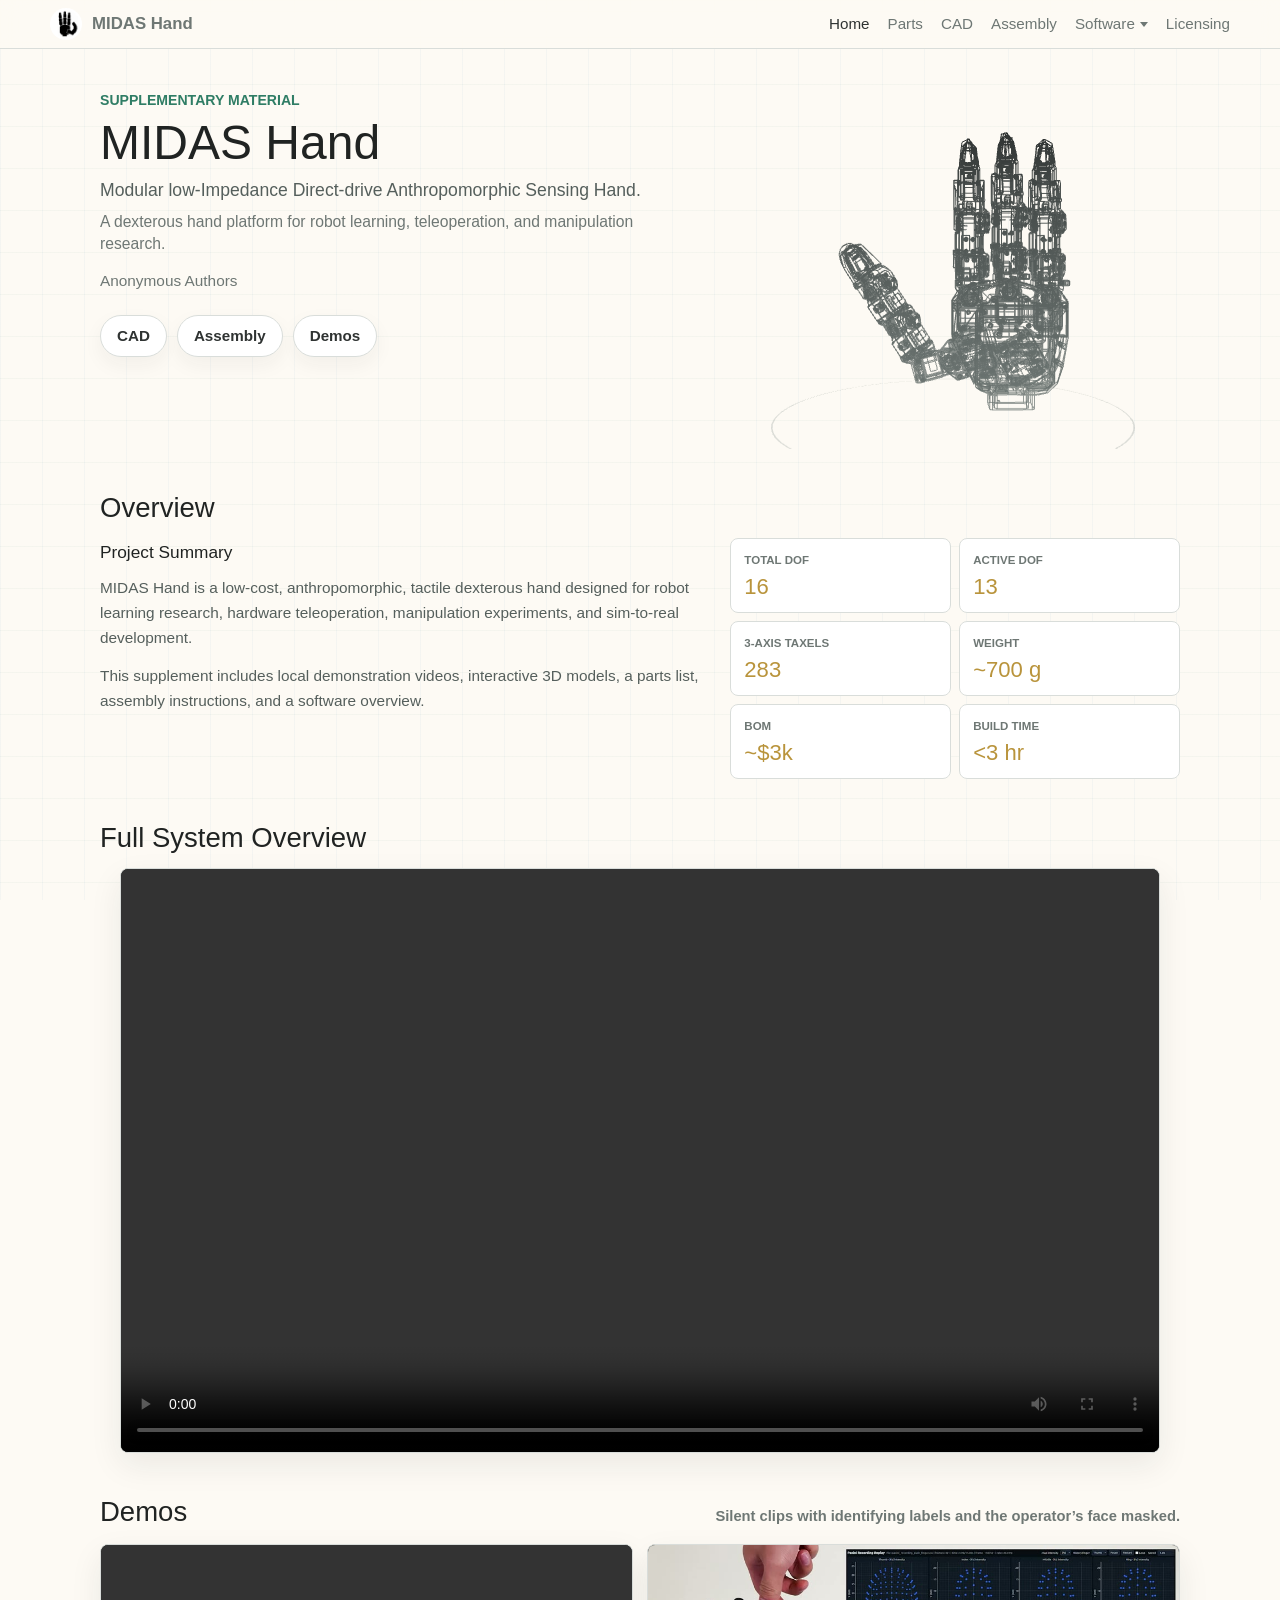
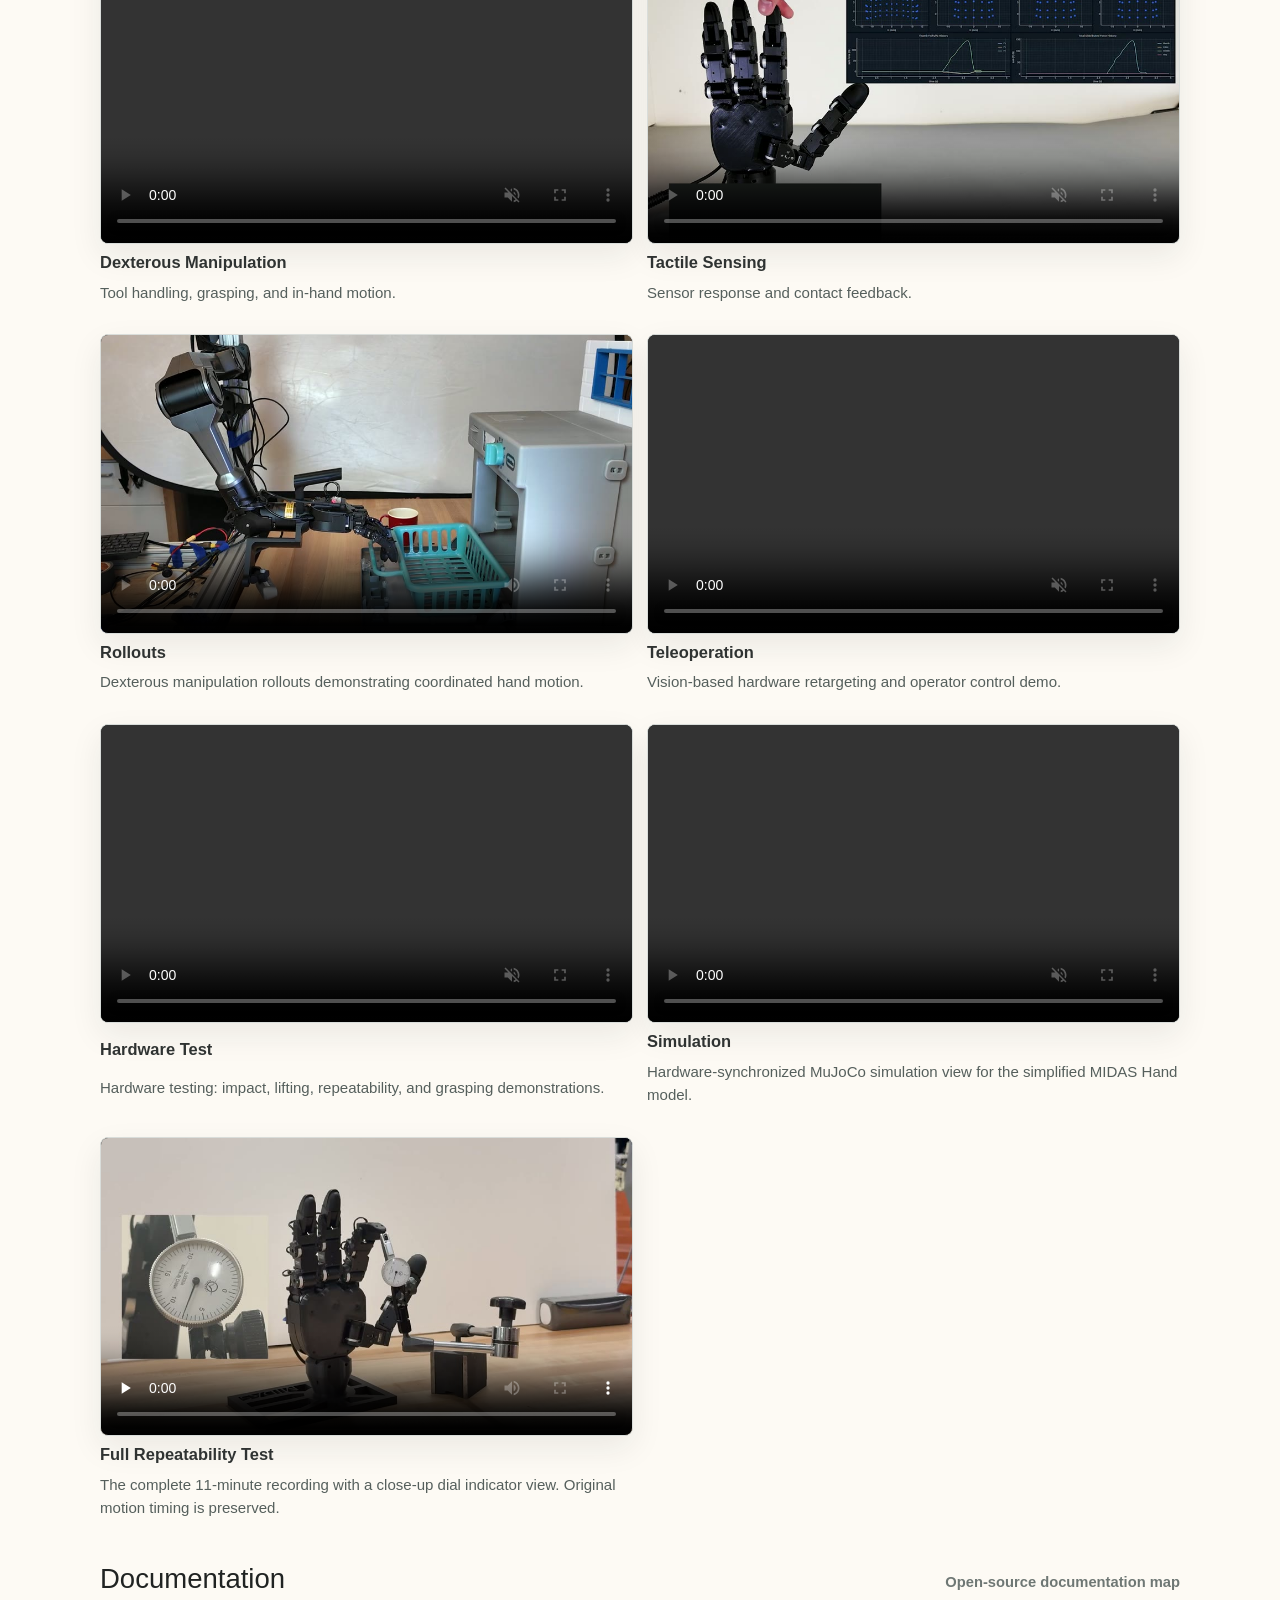
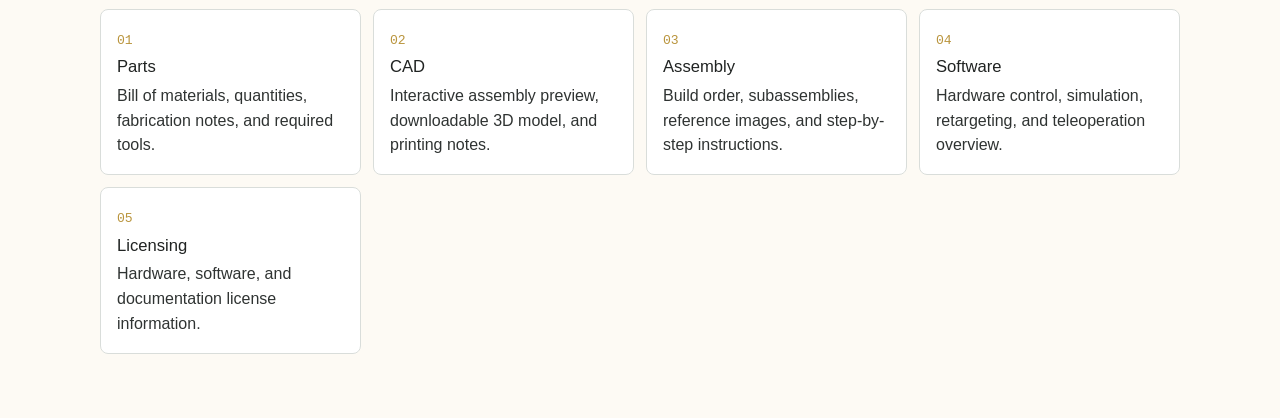
<file: index.html>
<!DOCTYPE html>

<html lang="en">
<head>
<meta content="default-src 'self'; script-src 'self' 'wasm-unsafe-eval' 'sha256-xPWlIhq/SHGy3N0WUBNH34ZT1QkdhNs0GmLnrBNnlBU='; style-src 'self' 'unsafe-inline'; img-src 'self' data: blob:; media-src 'self'; connect-src 'self'; worker-src 'self' blob:; frame-src 'none'; object-src 'none'; form-action 'none'; base-uri 'self'" http-equiv="Content-Security-Policy"/><meta content="no-referrer" name="referrer"/><meta content="noindex, nofollow, noarchive, noimageindex" name="robots"/><meta charset="utf-8"/>
<meta content="width=device-width, initial-scale=1.0" name="viewport"/>
<meta content="MIDAS Hand — anonymous supplementary material: robotic hand demonstrations, CAD preview, bill of materials, and assembly guide." name="description"/>
<title>MIDAS Hand</title>
<link href="data/icon.png" rel="icon" type="image/png"/>



<link href="styles.css" rel="stylesheet"/>
</head>
<body>
<div aria-hidden="true" class="page-background"></div>
<header class="site-header">
<div class="container header-inner">
<a aria-label="MIDAS Hand home" class="brand" href="index.html">
<img alt="" aria-hidden="true" class="brand-icon" src="data/icon.png"/>
          MIDAS Hand
        </a>
<nav aria-label="Primary navigation" class="nav">
<a href="index.html">Home</a>
<a href="parts.html">Parts</a>
<a href="cad.html">CAD</a>
<a href="assembly.html">Assembly</a>
<div class="nav-dropdown">
<button aria-haspopup="true" class="nav-parent" type="button">Software</button>
<div aria-label="Software pages" class="nav-menu">
<a href="software.html">Overview</a>
<a href="software.html#api">API</a>
<a href="software.html#mujoco">MuJoCo</a>
<a href="software.html#retargeter">Retargeter</a>
<a href="software.html#teleop">Teleop</a>
</div>
</div>
<a href="citation.html">Licensing</a>
</nav>
</div>
</header>
<main class="page">
<section aria-labelledby="hero-title" class="hero section">
<div class="hero-copy">
<p class="eyebrow">Supplementary material</p>
<h1 class="hero-title" id="hero-title">MIDAS Hand</h1>
<p class="hero-subtitle">Modular low-Impedance Direct-drive Anthropomorphic Sensing Hand.</p>
<p class="hero-summary-line">A dexterous hand platform for robot learning, teleoperation, and manipulation research.</p>
<p class="authors">Anonymous Authors</p>
<div aria-label="Primary project links" class="hero-actions" role="navigation">


<a class="btn" href="cad.html">CAD</a>
<a class="btn" href="assembly.html">Assembly</a>
<a class="btn" href="#demos">Demos</a>
</div>
</div>
<div aria-label="Rotating wireframe render of the MIDAS Hand" class="hero-media hero-viewer" data-hero-edge-angle="18" data-hero-model="data/cad/hand_wireframe.glb" data-hero-wire-mode="edges">
<canvas class="hero-canvas"></canvas>
<noscript>
<p class="hero-noscript">Enable JavaScript to view the hand render.</p>
</noscript>
</div>
</section>
<section class="section">
<div class="section-heading">
<h2 class="section-title">Overview</h2>
</div>
<div class="overview-grid">
<article class="overview-copy">
<h3 class="subsection-title">Project Summary</h3>
<p>
              MIDAS Hand is a low-cost, anthropomorphic, tactile dexterous hand designed for robot learning research,
              hardware teleoperation, manipulation experiments, and sim-to-real development.
            </p>
<p>This supplement includes local demonstration videos, interactive 3D models, a parts list, assembly instructions, and a software overview.</p>
</article>
<div aria-label="MIDAS Hand specifications" class="spec-grid">
<article class="spec-item">
<span class="spec-label">Total DOF</span>
<strong><span data-count-target="16" data-count-up="">16</span></strong>
</article>
<article class="spec-item">
<span class="spec-label">Active DOF</span>
<strong><span data-count-target="13" data-count-up="">13</span></strong>
</article>
<article class="spec-item">
<span class="spec-label">3-Axis Taxels</span>
<strong><span data-count-target="283" data-count-up="">283</span></strong>
</article>
<article class="spec-item">
<span class="spec-label">Weight</span>
<strong><span data-count-prefix="~" data-count-suffix=" g" data-count-target="700" data-count-up="">~700 g</span></strong>
</article>
<article class="spec-item">
<span class="spec-label">BOM</span>
<strong><span data-count-prefix="~$" data-count-suffix="k" data-count-target="3" data-count-up="">~$3k</span></strong>
</article>
<article class="spec-item">
<span class="spec-label">Build Time</span>
<strong><span data-count-prefix="&lt;" data-count-suffix=" hr" data-count-target="3" data-count-up="">&lt;3 hr</span></strong>
</article>
</div>
</div>
</section>
<section class="section" id="trailer">
<div class="section-heading">
<div>
<h2 class="section-title">Full System Overview</h2>
</div>
</div>
<div class="trailer-video demo-video">
<video aria-label="Full System Overview" controls="" playsinline="" preload="metadata">
<source src="data/videos/full-system-overview.mp4" type="video/mp4"/>
Your browser does not support embedded video. <a href="data/videos/full-system-overview.mp4">Download the Full System Overview video</a>.
</video>
</div>
</section>
<section class="section" id="demos">
<div class="section-heading">
<h2 class="section-title">Demos</h2>
<p class="section-kicker">Silent clips with identifying labels and the operator’s face masked.</p></div>
<div class="demo-grid">
<article class="demo-card">
<div class="demo-video">
<video autoplay="" controls="" loop="" muted="" playsinline="" preload="metadata">
<source src="data/demo/inhand_tool_manip.mp4" type="video/mp4"/>
</video>
</div>
<div class="demo-card-heading">
<h3>Dexterous Manipulation</h3>

</div>
<p>Tool handling, grasping, and in-hand motion.</p>
</article>
<article class="demo-card">
<div class="demo-video">
<video autoplay="" controls="" loop="" muted="" playsinline="" poster="data/demo/tactile_demo.jpg" preload="metadata">
<source src="data/demo/tactile_demo.mp4" type="video/mp4"/>
</video>
</div>
<div class="demo-card-heading">
<h3>Tactile Sensing</h3>

</div>
<p>Sensor response and contact feedback.</p>
</article>
<article class="demo-card">
<div class="demo-video">
<video aria-label="Rollout Demo" class="local-video" controls="" playsinline="" poster="data/videos/rollout-demo.jpg" preload="metadata"><source src="data/videos/rollout-demo.mp4" type="video/mp4"/>Your browser does not support this video. <a href="data/videos/rollout-demo.mp4">Download the video</a>.</video>
</div>
<h3>Rollouts</h3>
<p>Dexterous manipulation rollouts demonstrating coordinated hand motion.</p>
</article>
<article class="demo-card">
<div class="demo-video">
<video autoplay="" controls="" loop="" muted="" playsinline="" preload="metadata">
<source src="data/demo/vision_hardware_retargeting.mp4" type="video/mp4"/>
</video>
</div>
<div class="demo-card-heading">
<h3>Teleoperation</h3>

</div>
<p>Vision-based hardware retargeting and operator control demo.</p>
</article>
<article class="demo-card">
<div class="demo-video">
<video autoplay="" controls="" loop="" muted="" playsinline="" preload="metadata">
<source src="data/demo/hardware_test.mp4" type="video/mp4"/>
</video>
</div>
<h3>Hardware Test</h3>
<p>Hardware testing: impact, lifting, repeatability, and grasping demonstrations.</p>
</article>
<article class="demo-card">
<div class="demo-video">
<video autoplay="" controls="" loop="" muted="" playsinline="" preload="metadata">
<source src="data/demo/sim_sync_hardware_10s.mp4" type="video/mp4"/>
</video>
</div>
<div class="demo-card-heading">
<h3>Simulation</h3>

</div>
<p>Hardware-synchronized MuJoCo simulation view for the simplified MIDAS Hand model.</p>
</article>
<article class="demo-card" id="repeatability-test"><div class="demo-video"><video aria-label="Full Repeatability Test" class="local-video" controls="" playsinline="" poster="data/videos/repeatability.jpg" preload="none"><source src="data/videos/repeatability.mp4" type="video/mp4"/>Your browser does not support this video. <a href="data/videos/repeatability.mp4">Download the video</a>.</video></div><h3>Full Repeatability Test</h3><p>The complete 11-minute recording with a close-up dial indicator view. Original motion timing is preserved.</p></article></div>
</section>
<section class="section">
<div class="section-heading">
<h2 class="section-title">Documentation</h2>
<p class="section-kicker">Open-source documentation map</p>
</div>
<div class="directory-grid">
<a class="directory-card" href="parts.html">
<span class="release-index">01</span>
<h3>Parts</h3>
<p>Bill of materials, quantities, fabrication notes, and required tools.</p>
</a>
<a class="directory-card" href="cad.html">
<span class="release-index">02</span>
<h3>CAD</h3>
<p>Interactive assembly preview, downloadable 3D model, and printing notes.</p>
</a>
<a class="directory-card" href="assembly.html">
<span class="release-index">03</span>
<h3>Assembly</h3>
<p>Build order, subassemblies, reference images, and step-by-step instructions.</p>
</a>
<a class="directory-card" href="software.html">
<span class="release-index">04</span>
<h3>Software</h3>
<p>Hardware control, simulation, retargeting, and teleoperation overview.</p>
</a>
<a class="directory-card" href="citation.html">
<span class="release-index">05</span>
<h3>Licensing</h3>
<p>Hardware, software, and documentation license information.</p>
</a>
</div>
</section>
</main>
<script src="script.js"></script>
<script type="importmap">{
  "imports": {
    "three": "./vendor/three/build/three.module.js",
    "three/addons/": "./vendor/three/examples/jsm/"
  }
}</script>
<script src="hero-viewer.js" type="module"></script>
</body>
</html>
</file>
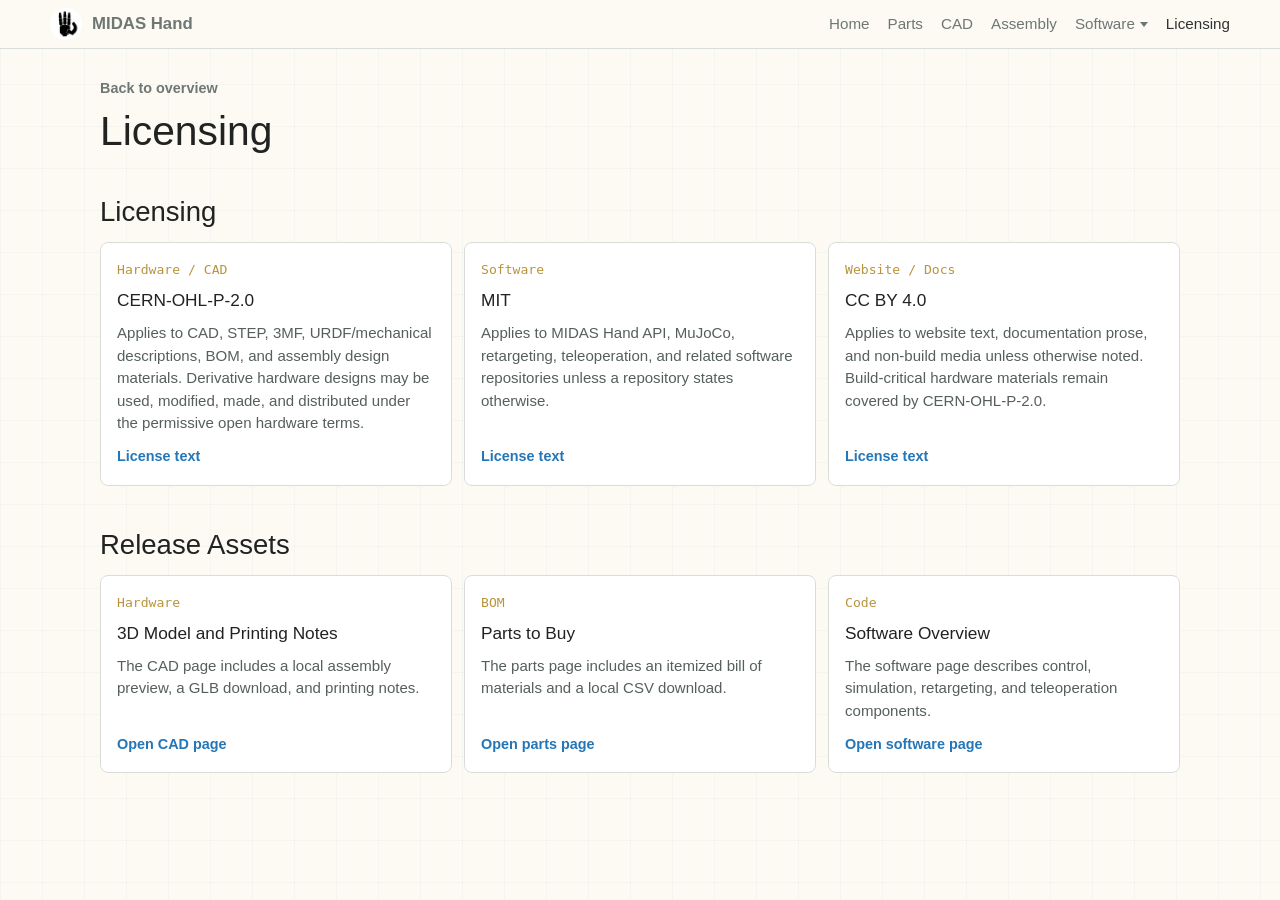
<file: citation.html>
<!DOCTYPE html>

<html lang="en">
<head>
<meta content="default-src 'self'; script-src 'self' 'wasm-unsafe-eval' ; style-src 'self' 'unsafe-inline'; img-src 'self' data: blob:; media-src 'self'; connect-src 'self'; worker-src 'self' blob:; frame-src 'none'; object-src 'none'; form-action 'none'; base-uri 'self'" http-equiv="Content-Security-Policy"/><meta content="no-referrer" name="referrer"/><meta content="noindex, nofollow, noarchive, noimageindex" name="robots"/><meta charset="utf-8"/>
<meta content="width=device-width, initial-scale=1.0" name="viewport"/>
<title>MIDAS Hand | Licensing</title>
<link href="data/icon.png" rel="icon" type="image/png"/>



<link href="styles.css" rel="stylesheet"/>
</head>
<body>
<div aria-hidden="true" class="page-background"></div>
<header class="site-header">
<div class="container header-inner">
<a aria-label="MIDAS Hand home" class="brand" href="index.html">
<img alt="" aria-hidden="true" class="brand-icon" src="data/icon.png"/>
          MIDAS Hand
        </a>
<nav aria-label="Primary navigation" class="nav">
<a href="index.html">Home</a>
<a href="parts.html">Parts</a>
<a href="cad.html">CAD</a>
<a href="assembly.html">Assembly</a>
<div class="nav-dropdown">
<button aria-haspopup="true" class="nav-parent" type="button">Software</button>
<div aria-label="Software pages" class="nav-menu">
<a href="software.html">Overview</a>
<a href="software.html#api">API</a>
<a href="software.html#mujoco">MuJoCo</a>
<a href="software.html#retargeter">Retargeter</a>
<a href="software.html#teleop">Teleop</a>
</div>
</div>
<a href="citation.html">Licensing</a>
</nav>
</div>
</header>
<main class="page doc-page">
<section class="page-intro">
<a class="back-link" href="index.html">Back to overview</a>
<h1 class="page-title">Licensing</h1>
</section>

<section class="section">
<div class="section-heading">
<div>
<h2 class="section-title">Licensing</h2>
</div>
</div>
<div class="license-grid">
<article class="license-card">
<span class="release-index">Hardware / CAD</span>
<h3>CERN-OHL-P-2.0</h3>
<p>
              Applies to CAD, STEP, 3MF, URDF/mechanical descriptions, BOM, and assembly design materials. Derivative
              hardware designs may be used, modified, made, and distributed under the permissive open hardware terms.
            </p>
<a href="https://opensource.org/license/cern-ohl-p-2-0" rel="noopener noreferrer" target="_blank">License text</a>
</article>
<article class="license-card">
<span class="release-index">Software</span>
<h3>MIT</h3>
<p>
              Applies to MIDAS Hand API, MuJoCo, retargeting, teleoperation, and related software repositories unless a
              repository states otherwise.
            </p>
<a href="https://opensource.org/license/mit" rel="noopener noreferrer" target="_blank">License text</a>
</article>
<article class="license-card">
<span class="release-index">Website / Docs</span>
<h3>CC BY 4.0</h3>
<p>
              Applies to website text, documentation prose, and non-build media unless otherwise noted. Build-critical
              hardware materials remain covered by CERN-OHL-P-2.0.
            </p>
<a href="https://creativecommons.org/licenses/by/4.0/" rel="noopener noreferrer" target="_blank">License text</a>
</article>
</div>
</section>
<section class="section">
<div class="section-heading">
<div>
<h2 class="section-title">Release Assets</h2>
</div>
</div>
<div class="license-grid">
<article class="license-card">
<span class="release-index">Hardware</span>
<h3>3D Model and Printing Notes</h3>
<p>The CAD page includes a local assembly preview, a GLB download, and printing notes.</p>
<a href="cad.html#cad-release-files">Open CAD page</a>
</article>
<article class="license-card">
<span class="release-index">BOM</span>
<h3>Parts to Buy</h3>
<p>The parts page includes an itemized bill of materials and a local CSV download.</p>
<a href="parts.html">Open parts page</a>
</article>
<article class="license-card">
<span class="release-index">Code</span>
<h3>Software Overview</h3>
<p>The software page describes control, simulation, retargeting, and teleoperation components.</p>
<a href="software.html">Open software page</a>
</article>
</div>
</section>
</main>
<script src="script.js"></script>
</body>
</html>
</file>
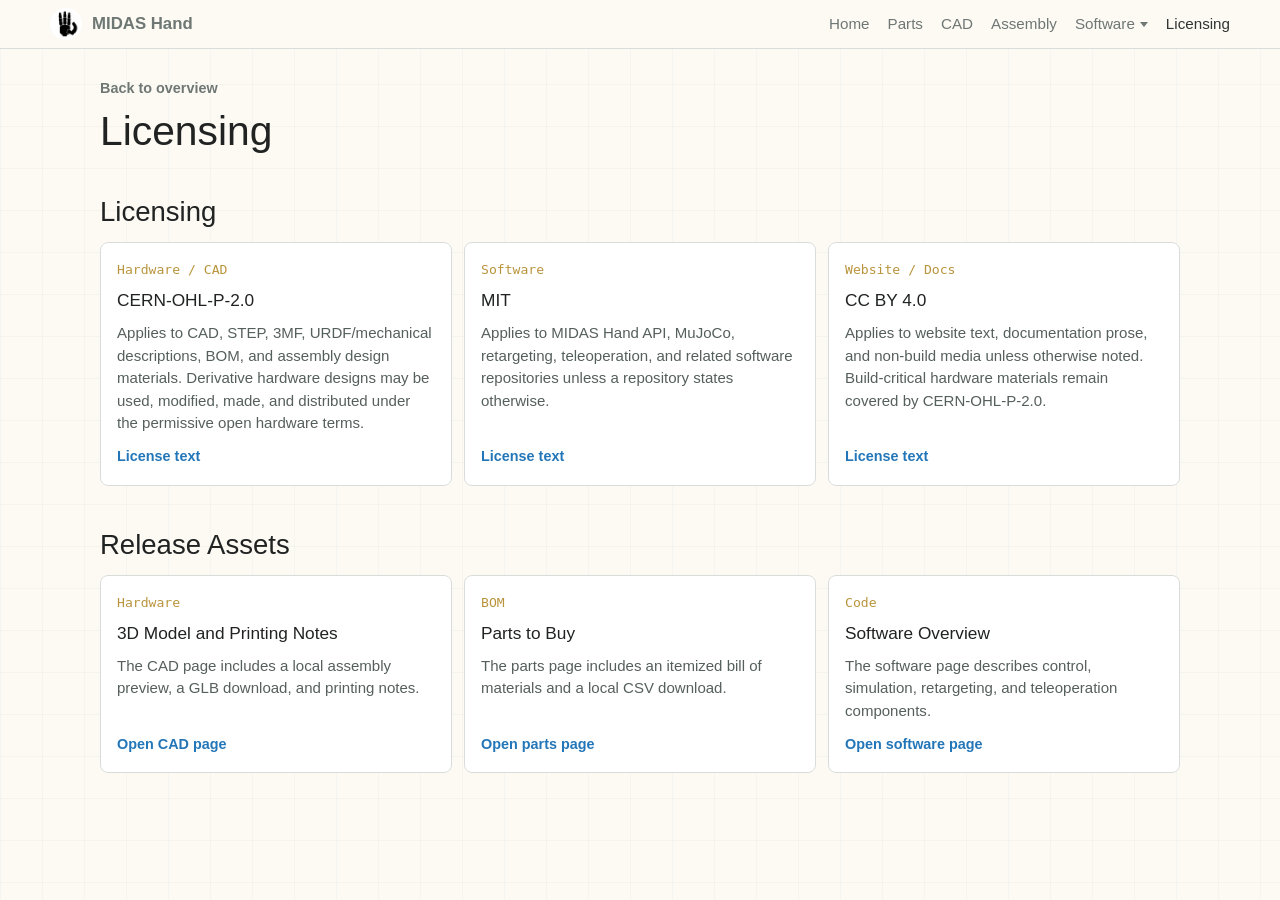
<file: downloads.html>
<!DOCTYPE html>

<html lang="en">
<head>
<meta content="default-src 'self'; script-src 'self' 'wasm-unsafe-eval' ; style-src 'self' 'unsafe-inline'; img-src 'self' data: blob:; media-src 'self'; connect-src 'self'; worker-src 'self' blob:; frame-src 'none'; object-src 'none'; form-action 'none'; base-uri 'self'" http-equiv="Content-Security-Policy"/><meta content="no-referrer" name="referrer"/><meta content="noindex, nofollow, noarchive, noimageindex" name="robots"/><meta charset="utf-8"/>
<meta content="width=device-width, initial-scale=1.0" name="viewport"/>
<meta content="0; url=citation.html" http-equiv="refresh"/>
<title>MIDAS Hand | Licensing</title>
<link href="citation.html" rel="canonical"/>
</head>
<body>
<p><a href="citation.html">Continue to Licensing</a></p>
</body>
</html>
</file>
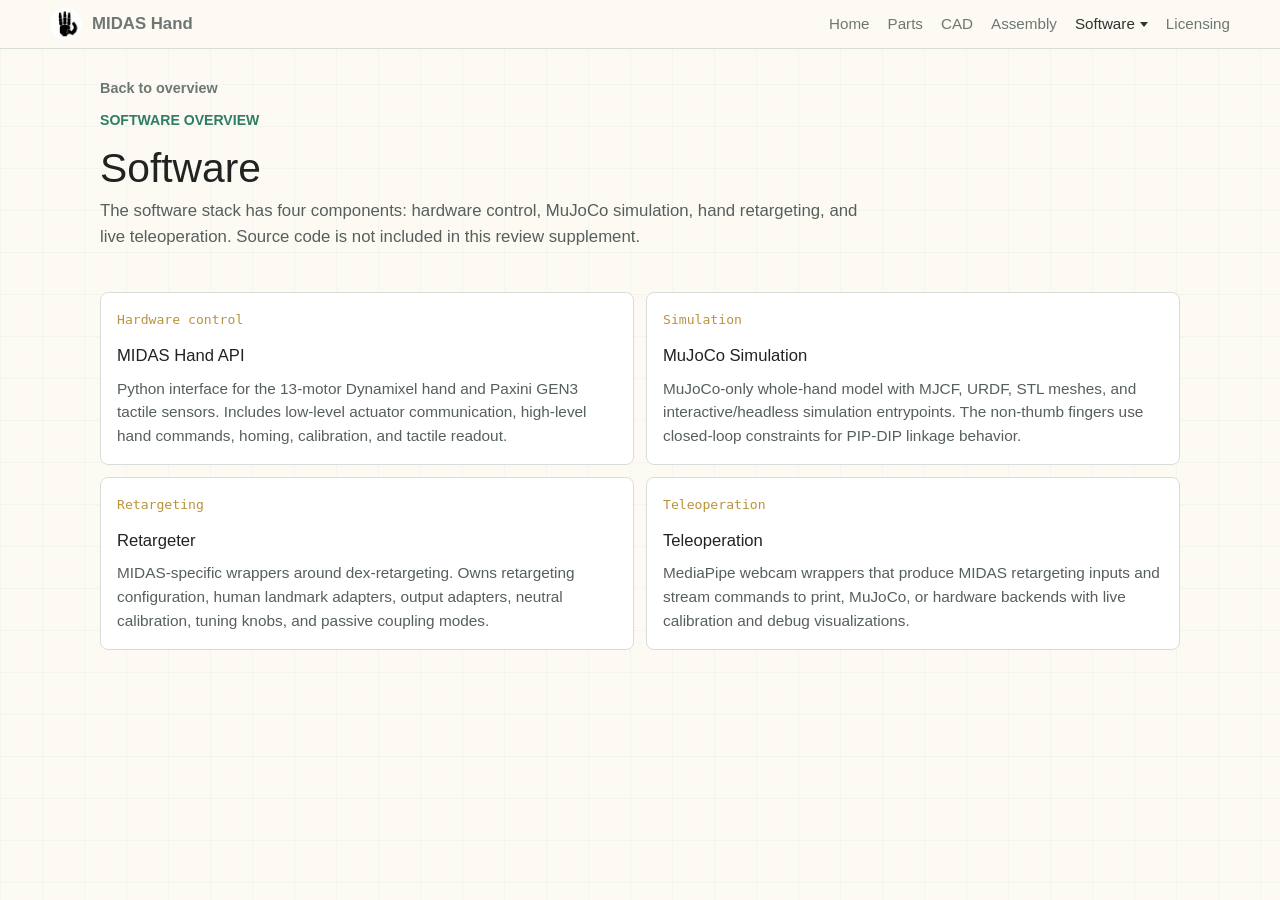
<file: software.html>
<!DOCTYPE html>

<html lang="en">
<head>
<meta content="default-src 'self'; script-src 'self' 'wasm-unsafe-eval' ; style-src 'self' 'unsafe-inline'; img-src 'self' data: blob:; media-src 'self'; connect-src 'self'; worker-src 'self' blob:; frame-src 'none'; object-src 'none'; form-action 'none'; base-uri 'self'" http-equiv="Content-Security-Policy"/><meta content="no-referrer" name="referrer"/><meta content="noindex, nofollow, noarchive, noimageindex" name="robots"/><meta charset="utf-8"/>
<meta content="width=device-width, initial-scale=1.0" name="viewport"/>
<title>MIDAS Hand | Software</title>
<link href="data/icon.png" rel="icon" type="image/png"/>



<link href="styles.css" rel="stylesheet"/>
</head>
<body>
<div aria-hidden="true" class="page-background"></div>
<header class="site-header">
<div class="container header-inner">
<a aria-label="MIDAS Hand home" class="brand" href="index.html">
<img alt="" aria-hidden="true" class="brand-icon" src="data/icon.png"/>
          MIDAS Hand
        </a>
<nav aria-label="Primary navigation" class="nav">
<a href="index.html">Home</a>
<a href="parts.html">Parts</a>
<a href="cad.html">CAD</a>
<a href="assembly.html">Assembly</a>
<div class="nav-dropdown">
<button aria-haspopup="true" class="nav-parent" type="button">Software</button>
<div aria-label="Software pages" class="nav-menu">
<a href="software.html">Overview</a>
<a href="software.html#api">API</a>
<a href="software.html#mujoco">MuJoCo</a>
<a href="software.html#retargeter">Retargeter</a>
<a href="software.html#teleop">Teleop</a>
</div>
</div>
<a href="citation.html">Licensing</a>
</nav>
</div>
</header>
<main class="page doc-page">
<section class="page-intro">
<a class="back-link" href="index.html">Back to overview</a>
<p class="eyebrow">Software overview</p>
<h1 class="page-title">Software</h1>
<p class="page-lede">The software stack has four components: hardware control, MuJoCo simulation, hand retargeting, and live teleoperation. Source code is not included in this review supplement.</p>

</section>
<section class="section">
<div class="software-grid software-repo-grid">
<article class="software-card software-repo-card" id="api">
<span class="repo-label">Hardware control</span>
<h3>MIDAS Hand API</h3>
<p>
              Python interface for the 13-motor Dynamixel hand and Paxini GEN3 tactile sensors. Includes low-level
              actuator communication, high-level hand commands, homing, calibration, and tactile readout.
            </p>

</article>
<article class="software-card software-repo-card" id="mujoco">
<span class="repo-label">Simulation</span>
<h3>MuJoCo Simulation</h3>
<p>
              MuJoCo-only whole-hand model with MJCF, URDF, STL meshes, and interactive/headless simulation entrypoints.
              The non-thumb fingers use closed-loop constraints for PIP-DIP linkage behavior.
            </p>

</article>
<article class="software-card software-repo-card" id="retargeter">
<span class="repo-label">Retargeting</span>
<h3>Retargeter</h3>
<p>
              MIDAS-specific wrappers around dex-retargeting. Owns retargeting configuration, human landmark adapters,
              output adapters, neutral calibration, tuning knobs, and passive coupling modes.
            </p>

</article>
<article class="software-card software-repo-card" id="teleop">
<span class="repo-label">Teleoperation</span>
<h3>Teleoperation</h3>
<p>
              MediaPipe webcam wrappers that produce MIDAS retargeting inputs and stream commands to print, MuJoCo, or
              hardware backends with live calibration and debug visualizations.
            </p>

</article>
</div>


</section>
</main>
<script src="script.js"></script>
</body>
</html>
</file>
<file: styles.css>
:root {
  --bg: #fdfaf4;
  --surface: #ffffff;
  --surface-soft: #f7f8f6;
  --ink: #2f3332;
  --ink-muted: #555f5c;
  --ink-soft: #6e7774;
  --border: #d9ddda;
  --border-strong: #c8cfca;
  --accent: #2f3332;
  --accent-blue: #2376b7;
  --accent-green: #2f7d65;
  --accent-gold: #b9943c;
  --shadow-soft: 0 12px 32px rgba(31, 39, 36, 0.08);
  --container: 1180px;
  --content: 1080px;
  --radius-sm: 6px;
  --radius-md: 8px;
}

* {
  box-sizing: border-box;
  letter-spacing: 0;
}

html {
  scroll-behavior: smooth;
}

body {
  margin: 0;
  color: var(--ink);
  font-family: "Work Sans", "Open Sans", sans-serif;
  line-height: 1.65;
  background: var(--bg);
}

.page-background {
  position: fixed;
  inset: 0;
  z-index: -1;
  background:
    linear-gradient(90deg, rgba(35, 118, 183, 0.04) 1px, transparent 1px),
    linear-gradient(180deg, rgba(47, 125, 101, 0.04) 1px, transparent 1px),
    var(--bg);
  background-size: 42px 42px;
}

a {
  color: var(--accent-blue);
  text-decoration: none;
  transition: color 0.2s ease, border-color 0.2s ease, background-color 0.2s ease, transform 0.2s ease;
}

a:hover {
  color: #14598d;
  text-decoration: underline;
  text-underline-offset: 3px;
}

svg {
  display: block;
}

img,
video,
iframe {
  max-width: 100%;
}

.container {
  width: calc(100% - 48px);
  max-width: var(--container);
  margin: 0 auto;
}

.site-header {
  position: sticky;
  top: 0;
  z-index: 50;
  border-bottom: 1px solid var(--border);
  background: rgba(253, 250, 244, 0.92);
  backdrop-filter: blur(12px);
}

.header-inner {
  display: flex;
  align-items: center;
  justify-content: space-between;
  gap: 24px;
  padding: 8px 0;
}

.brand {
  display: inline-flex;
  align-items: center;
  gap: 10px;
  color: var(--ink-soft);
  font-size: 1.05rem;
  font-weight: 600;
}

.brand:hover {
  color: var(--ink);
  text-decoration: none;
}

.brand-icon {
  display: block;
  flex: 0 0 auto;
  width: 32px;
  height: 32px;
  padding: 2px;
  border-radius: 50%;
  background: #ffffff;
  object-fit: contain;
  box-sizing: border-box;
}

.nav {
  display: flex;
  align-items: center;
  flex-wrap: wrap;
  justify-content: flex-end;
  gap: 8px 18px;
  min-width: 0;
  font-size: 0.95rem;
}

.nav a,
.nav-parent {
  color: var(--ink-soft);
  font: inherit;
  font-weight: 500;
}

.nav a:hover,
.nav a.active,
.nav-dropdown.active .nav-parent,
.nav-parent:hover,
.nav-parent:focus-visible {
  color: var(--ink);
  text-decoration: none;
}

.nav-dropdown {
  position: relative;
  display: inline-flex;
  align-items: center;
  min-height: 28px;
}

.nav-dropdown::after {
  content: "";
  position: absolute;
  top: 100%;
  right: 0;
  left: 0;
  height: 10px;
}

.nav-parent {
  display: inline-flex;
  align-items: center;
  gap: 5px;
  padding: 0;
  border: 0;
  background: transparent;
  cursor: pointer;
}

.nav-parent::after {
  content: "";
  width: 0;
  height: 0;
  margin-top: 2px;
  border-left: 4px solid transparent;
  border-right: 4px solid transparent;
  border-top: 5px solid currentColor;
}

.nav-menu {
  position: absolute;
  top: calc(100% + 8px);
  left: 50%;
  z-index: 60;
  display: grid;
  min-width: 154px;
  padding: 8px;
  border: 1px solid var(--border);
  border-radius: var(--radius-md);
  background: rgba(255, 255, 255, 0.96);
  box-shadow: var(--shadow-soft);
  opacity: 0;
  pointer-events: none;
  transform: translate(-50%, -4px);
  transition: opacity 0.18s ease, transform 0.18s ease;
}

.nav-menu a {
  padding: 7px 9px;
  border-radius: var(--radius-sm);
  color: var(--ink-soft);
  font-size: 0.9rem;
  white-space: nowrap;
}

.nav-menu a:hover {
  color: var(--ink);
  background: var(--surface-soft);
  text-decoration: none;
}

.nav-dropdown:hover .nav-menu,
.nav-dropdown:focus-within .nav-menu {
  opacity: 1;
  pointer-events: auto;
  transform: translate(-50%, 0);
}

.doc-page {
  max-width: var(--content);
}

.page-intro {
  display: grid;
  gap: 8px;
  width: 100%;
  max-width: 760px;
  min-width: 0;
  margin-top: 6px;
}

.back-link {
  width: fit-content;
  color: var(--ink-soft);
  font-size: 0.9rem;
  font-weight: 600;
}

.back-link:hover {
  color: var(--ink);
}

.page-title {
  margin: 0;
  color: #202322;
  font-family: "Varela Round", "Work Sans", sans-serif;
  font-size: 2.55rem;
  font-weight: 400;
  line-height: 1.08;
}

.page-lede {
  margin: 0;
  color: var(--ink-muted);
  font-size: 1.05rem;
  line-height: 1.55;
}

.page {
  width: calc(100% - 48px);
  max-width: var(--content);
  margin: 0 auto;
  padding: 22px 0 64px;
}

.section {
  min-width: 0;
  margin-top: 42px;
  scroll-margin-top: 86px;
}

.cad-page {
  padding-top: 20px;
}

.cad-page .page-intro {
  gap: 7px;
  margin-top: 6px;
}

.cad-page .section {
  margin-top: 30px;
}

.cad-page .cad-viewer-section {
  margin-top: 18px;
}

.hero {
  display: grid;
  grid-template-columns: minmax(0, 1fr) minmax(340px, 0.76fr);
  gap: 28px;
  align-items: stretch;
  margin-top: 18px;
}

.hero-copy {
  min-width: 0;
}

.eyebrow {
  margin: 0 0 6px;
  color: var(--accent-green);
  font-size: 0.88rem;
  font-weight: 700;
  text-transform: uppercase;
}

.hero-title {
  margin: 0;
  color: #202322;
  font-family: "Varela Round", "Work Sans", sans-serif;
  font-size: 3rem;
  font-weight: 400;
  line-height: 1.04;
}

.hero-subtitle {
  margin: 10px 0 0;
  max-width: 660px;
  color: var(--ink-muted);
  font-size: 1.1rem;
  line-height: 1.45;
}

.hero-summary-line {
  margin: 7px 0 0;
  max-width: 660px;
  color: var(--ink-soft);
  font-size: 0.98rem;
  line-height: 1.45;
}

.authors {
  margin: 12px 0 0;
  color: var(--ink-soft);
  font-size: 0.96rem;
}

.placeholder-text {
  color: var(--ink-soft);
}

.hero-actions {
  display: flex;
  flex-wrap: wrap;
  gap: 10px;
  margin-top: 22px;
}

.btn {
  display: inline-flex;
  align-items: center;
  justify-content: center;
  max-width: 100%;
  min-height: 42px;
  gap: 8px;
  padding: 9px 16px;
  border: 1px solid var(--border);
  border-radius: 999px;
  color: var(--ink);
  background: var(--surface);
  font-size: 0.95rem;
  font-weight: 700;
  line-height: 1.1;
  text-align: center;
  box-shadow: 0 8px 20px rgba(31, 39, 36, 0.05);
}

.btn:hover {
  transform: translateY(-1px);
  border-color: var(--border-strong);
  color: var(--ink);
  background: #f2f4f1;
  text-decoration: none;
}

.btn.primary {
  border-color: var(--accent);
  color: #ffffff;
  background: var(--accent);
}

.btn.primary:hover {
  color: #ffffff;
  background: #1f2423;
}

.btn.compact {
  min-height: 36px;
  padding: 7px 13px;
  font-size: 0.88rem;
}

.page-intro .btn.compact {
  justify-self: start;
}

.page-actions {
  display: flex;
  flex-wrap: wrap;
  gap: 9px;
}

.btn-icon {
  width: 18px;
  height: 18px;
}

.btn-icon svg {
  width: 18px;
  height: 18px;
}

.btn-icon path {
  fill: none;
  stroke: currentColor;
  stroke-width: 1.8;
  stroke-linecap: round;
  stroke-linejoin: round;
}

.btn-icon path:first-child:last-child,
.btn:not(.primary) .btn-icon path[fill] {
  fill: currentColor;
  stroke: none;
}

.hero-media {
  min-height: 330px;
}

.hero-viewer {
  position: relative;
  height: 360px;
  align-self: center;
  border-radius: var(--radius-md);
  overflow: hidden;
  cursor: grab;
}

.hero-viewer:active {
  cursor: grabbing;
}

.hero-viewer .hero-canvas {
  position: absolute;
  inset: 0;
  display: block;
  width: 100%;
  height: 100%;
  opacity: 0;
  transition: opacity 0.6s ease;
}

.hero-viewer.is-loaded .hero-canvas {
  opacity: 1;
}

.hero-noscript {
  position: absolute;
  inset: 0;
  display: grid;
  place-items: center;
  color: var(--ink-muted);
  text-align: center;
}

.placeholder-media {
  position: relative;
  overflow: hidden;
  display: grid;
  place-items: center;
  min-width: 0;
  border: 1px solid var(--border);
  border-radius: var(--radius-md);
  background:
    linear-gradient(135deg, rgba(255, 255, 255, 0.82), rgba(247, 248, 246, 0.92)),
    repeating-linear-gradient(90deg, rgba(47, 51, 50, 0.06) 0 1px, transparent 1px 26px);
  box-shadow: var(--shadow-soft);
}

.placeholder-grid {
  position: absolute;
  inset: 18px;
  display: grid;
  grid-template-columns: repeat(2, minmax(0, 1fr));
  gap: 12px;
}

.placeholder-grid span,
.placeholder-tile {
  border: 1px dashed var(--border-strong);
  border-radius: var(--radius-md);
  background:
    linear-gradient(135deg, rgba(185, 148, 60, 0.13), transparent 58%),
    rgba(255, 255, 255, 0.58);
}

.placeholder-caption {
  position: relative;
  z-index: 1;
  display: grid;
  gap: 4px;
  max-width: 320px;
  padding: 16px 18px;
  border: 1px solid var(--border);
  border-radius: var(--radius-md);
  color: var(--ink-muted);
  text-align: center;
  background: rgba(255, 255, 255, 0.88);
  box-shadow: 0 12px 24px rgba(31, 39, 36, 0.08);
}

.placeholder-caption strong {
  color: var(--ink);
  font-family: "Varela Round", "Work Sans", sans-serif;
  font-size: 1.02rem;
  font-weight: 400;
}

.placeholder-caption span {
  font-size: 0.88rem;
  line-height: 1.4;
}

.section-heading {
  display: flex;
  align-items: end;
  justify-content: space-between;
  gap: 16px;
  margin-bottom: 14px;
}

.section-title {
  margin: 0;
  color: #202322;
  font-family: "Varela Round", "Work Sans", sans-serif;
  font-size: 1.72rem;
  font-weight: 400;
  line-height: 1.2;
}

.subsection-title {
  margin: 0 0 8px;
  color: #202322;
  font-family: "Varela Round", "Work Sans", sans-serif;
  font-size: 1.08rem;
  font-weight: 400;
}

.section-kicker {
  margin: 0;
  color: var(--ink-soft);
  font-size: 0.92rem;
  font-weight: 600;
}

.section-copy,
.overview-copy p,
.assembly-step p,
.software-card p {
  color: var(--ink-muted);
  font-size: 0.96rem;
}

.section-copy {
  max-width: 820px;
  margin: 0 0 16px;
}

.overview-grid {
  display: grid;
  grid-template-columns: minmax(0, 1.15fr) minmax(300px, 0.85fr);
  gap: 22px;
  align-items: start;
}

.overview-copy p {
  margin: 0 0 12px;
}

.overview-copy p:last-child {
  margin-bottom: 0;
}

.spec-grid {
  display: grid;
  grid-template-columns: repeat(2, minmax(0, 1fr));
  gap: 8px;
}

.spec-item {
  display: grid;
  gap: 4px;
  min-height: 0;
  padding: 12px 13px;
  border: 1px solid var(--border);
  border-radius: var(--radius-md);
  background: var(--surface);
}

.spec-label {
  display: block;
  color: var(--ink-soft);
  font-size: 0.72rem;
  font-weight: 700;
  text-transform: uppercase;
}

.spec-item strong {
  display: block;
  margin-top: 0;
  color: var(--accent-gold);
  font-family: "Varela Round", "Work Sans", sans-serif;
  font-size: 1.38rem;
  font-weight: 400;
  line-height: 1.18;
  white-space: nowrap;
}

[data-count-up] {
  display: inline-block;
  font-variant-numeric: tabular-nums;
}

.demo-feature {
  display: grid;
  gap: 12px;
}

.demo-grid {
  display: grid;
  grid-template-columns: repeat(2, minmax(0, 1fr));
  column-gap: 14px;
  row-gap: 30px;
  margin-top: 16px;
}

.demo-card {
  display: grid;
  gap: 8px;
  min-width: 0;
}

.demo-card h3 {
  margin: 0;
  color: var(--ink);
  font-family: "Work Sans", "Open Sans", sans-serif;
  font-size: 1.03rem;
  font-weight: 700;
  line-height: 1.25;
}

.demo-card-heading {
  display: flex;
  align-items: center;
  justify-content: space-between;
  gap: 10px;
  min-width: 0;
}

.demo-card-heading h3 {
  min-width: 0;
}

.demo-code-link {
  min-height: 34px;
  padding: 6px 12px;
  flex: 0 0 auto;
}

.demo-card p {
  margin: 0;
  color: var(--ink-muted);
  font-size: 0.94rem;
  line-height: 1.55;
}

.demo-video {
  overflow: hidden;
  border: 1px solid var(--border);
  border-radius: var(--radius-md);
  background: #202322;
  aspect-ratio: 16 / 9;
  box-shadow: var(--shadow-soft);
}

.demo-video iframe,
.demo-video video {
  display: block;
  width: 100%;
  height: 100%;
  border: 0;
}

.demo-video video {
  object-fit: cover;
}

.trailer-video {
  max-width: 1040px;
  margin: 0 auto;
}

.video-poster {
  position: relative;
  display: block;
  width: 100%;
  height: 100%;
  padding: 0;
  border: 0;
  color: #ffffff;
  background: #202322;
  cursor: pointer;
}

.video-poster img {
  display: block;
  width: 100%;
  height: 100%;
  object-fit: cover;
  transition: transform 0.2s ease, filter 0.2s ease;
}

.video-poster::after {
  content: "";
  position: absolute;
  inset: 0;
  background: linear-gradient(180deg, rgba(32, 35, 34, 0), rgba(32, 35, 34, 0.16));
  pointer-events: none;
}

.video-poster-play {
  position: absolute;
  left: 50%;
  top: 50%;
  z-index: 1;
  display: grid;
  place-items: center;
  width: 68px;
  height: 48px;
  border-radius: 13px;
  background: #ff0000;
  transform: translate(-50%, -50%);
  box-shadow: 0 10px 24px rgba(32, 35, 34, 0.24);
}

.video-poster-play::before {
  content: "";
  width: 0;
  height: 0;
  margin-left: 4px;
  border-top: 11px solid transparent;
  border-bottom: 11px solid transparent;
  border-left: 18px solid #ffffff;
}

.video-poster:hover img,
.video-poster:focus-visible img {
  filter: brightness(1.04);
  transform: scale(1.01);
}

.video-poster:focus-visible {
  outline: 3px solid var(--accent-blue);
  outline-offset: -3px;
}

.demo-frame {
  position: relative;
  overflow: hidden;
  display: grid;
  align-items: end;
  min-height: 230px;
  padding: 16px;
  border: 1px solid var(--border);
  border-radius: var(--radius-md);
  color: var(--ink);
  background:
    linear-gradient(180deg, rgba(32, 35, 34, 0.02), rgba(32, 35, 34, 0.12)),
    linear-gradient(135deg, rgba(35, 118, 183, 0.12), rgba(47, 125, 101, 0.12)),
    var(--surface);
  box-shadow: var(--shadow-soft);
}

.demo-frame::before {
  content: "";
  position: absolute;
  inset: 14px;
  border: 1px dashed rgba(47, 51, 50, 0.22);
  border-radius: var(--radius-sm);
}

.demo-frame-large {
  min-height: 420px;
}

.demo-frame strong,
.demo-frame span {
  position: relative;
  z-index: 1;
  display: block;
}

.demo-frame strong {
  font-family: "Varela Round", "Work Sans", sans-serif;
  font-size: 1.12rem;
  font-weight: 400;
}

.demo-frame span {
  color: var(--ink-muted);
  font-size: 0.9rem;
}

.play-marker {
  position: absolute;
  top: 16px;
  right: 16px;
  display: grid;
  place-items: center;
  width: 42px;
  height: 42px;
  border-radius: 50%;
  background: rgba(47, 51, 50, 0.9);
}

.play-marker::before {
  content: "";
  width: 0;
  height: 0;
  margin-left: 3px;
  border-top: 8px solid transparent;
  border-bottom: 8px solid transparent;
  border-left: 12px solid #ffffff;
}

.directory-grid,
.software-grid {
  display: grid;
  grid-template-columns: repeat(4, minmax(0, 1fr));
  gap: 12px;
}

.directory-card,
.software-card {
  padding: 16px;
  border: 1px solid var(--border);
  border-radius: var(--radius-md);
  background: var(--surface);
}

.directory-card {
  color: var(--ink);
}

.directory-card:hover {
  transform: translateY(-2px);
  border-color: var(--border-strong);
  color: var(--ink);
  background: #fbfcfa;
  text-decoration: none;
}

.release-index {
  color: var(--accent-gold);
  font-family: "Fira Code", monospace;
  font-size: 0.82rem;
  font-weight: 500;
}

.directory-card h3,
.software-card h3,
.assembly-step h3 {
  margin: 5px 0 6px;
  color: #202322;
  font-family: "Varela Round", "Work Sans", sans-serif;
  font-size: 1.04rem;
  font-weight: 400;
  line-height: 1.25;
}

.directory-card p,
.software-card p,
.assembly-step p {
  margin: 0;
  line-height: 1.55;
}

.table-wrap {
  overflow-x: auto;
  max-width: 100%;
  min-width: 0;
  border: 1px solid var(--border);
  border-radius: var(--radius-md);
  background: var(--surface);
}

table {
  width: 100%;
  min-width: 760px;
  border-collapse: collapse;
  font-size: 0.92rem;
}

th,
td {
  padding: 13px 14px;
  border-bottom: 1px solid var(--border);
  text-align: left;
  vertical-align: top;
}

th {
  color: var(--ink);
  background: var(--surface-soft);
  font-size: 0.78rem;
  font-weight: 800;
  text-transform: uppercase;
}

td {
  color: var(--ink-muted);
}

tbody tr:last-child td {
  border-bottom: 0;
}

td:first-child {
  color: var(--ink);
  font-weight: 700;
}

.bom-summary-grid {
  display: grid;
  grid-template-columns: repeat(3, minmax(0, 1fr));
  gap: 10px;
  margin-bottom: 14px;
}

.bom-stat-card {
  padding: 13px 14px;
  border: 1px solid var(--border);
  border-radius: var(--radius-md);
  background: var(--surface);
}

.bom-stat-card > span {
  display: block;
  color: var(--ink-soft);
  font-size: 0.72rem;
  font-weight: 700;
  text-transform: uppercase;
}

.bom-stat-card strong {
  display: block;
  margin-top: 4px;
  color: var(--accent-gold);
  font-family: "Varela Round", "Work Sans", sans-serif;
  font-size: 1.35rem;
  font-weight: 400;
  line-height: 1.15;
}

.bom-stack {
  display: grid;
  gap: 12px;
  min-width: 0;
}

.bom-group {
  min-width: 0;
  max-width: 100%;
  border: 1px solid var(--border);
  border-radius: var(--radius-md);
  background: var(--surface);
  overflow: hidden;
}

.bom-group > summary {
  display: flex;
  align-items: center;
  justify-content: space-between;
  gap: 12px;
  padding: 13px 15px;
  color: var(--ink);
  cursor: pointer;
  font-weight: 700;
  list-style: none;
}

.bom-group > summary::-webkit-details-marker {
  display: none;
}

.bom-group > summary::before {
  content: "+";
  display: inline-flex;
  align-items: center;
  justify-content: center;
  flex: 0 0 auto;
  width: 20px;
  height: 20px;
  border: 1px solid var(--border);
  border-radius: 50%;
  color: var(--ink-soft);
  font-family: "Fira Code", monospace;
  font-size: 0.8rem;
}

.bom-group[open] > summary::before {
  content: "-";
}

.bom-group > summary span:first-child {
  margin-right: auto;
}

.bom-group > summary span:last-child {
  color: var(--ink-soft);
  font-size: 0.86rem;
  font-weight: 600;
  text-align: right;
}

.bom-subgroup {
  border-top: 1px solid var(--border);
  background: #fbfcfa;
}

.bom-subgroup > summary {
  display: flex;
  align-items: center;
  justify-content: space-between;
  gap: 12px;
  padding: 12px 15px 12px 34px;
  color: var(--ink);
  cursor: pointer;
  font-size: 0.92rem;
  font-weight: 700;
  list-style: none;
}

.bom-subgroup > summary::-webkit-details-marker {
  display: none;
}

.bom-subgroup > summary::before {
  content: "+";
  display: inline-flex;
  align-items: center;
  justify-content: center;
  flex: 0 0 auto;
  width: 18px;
  height: 18px;
  border: 1px solid var(--border);
  border-radius: 50%;
  color: var(--ink-soft);
  background: var(--surface);
  font-family: "Fira Code", monospace;
  font-size: 0.76rem;
}

.bom-subgroup[open] > summary::before {
  content: "-";
}

.bom-subgroup > summary span:first-child {
  margin-right: auto;
}

.bom-subgroup > summary span:last-child {
  color: var(--ink-soft);
  font-size: 0.84rem;
  font-weight: 600;
  text-align: right;
}

.bom-table-wrap {
  border-width: 1px 0 0;
  border-radius: 0;
}

.bom-table {
  width: 100%;
  min-width: 850px;
  table-layout: fixed;
  font-size: 0.9rem;
}

.bom-table th,
.bom-table td {
  padding: 11px 13px;
}

.bom-table th:nth-child(1),
.bom-table td:nth-child(1) {
  width: 34%;
}

.bom-table th:nth-child(2),
.bom-table td:nth-child(2) {
  width: 9%;
}

.bom-table th:nth-child(3),
.bom-table td:nth-child(3) {
  width: 12%;
}

.bom-table th:nth-child(4),
.bom-table td:nth-child(4) {
  width: 13%;
}

.bom-table th:nth-child(5),
.bom-table td:nth-child(5) {
  width: 13%;
}

.bom-table th:nth-child(6),
.bom-table td:nth-child(6) {
  width: 19%;
}

.bom-table-printed th:nth-child(1),
.bom-table-printed td:nth-child(1) {
  width: 52%;
}

.bom-table-printed th:nth-child(2),
.bom-table-printed td:nth-child(2) {
  width: 10%;
}

.bom-table-printed th:nth-child(3),
.bom-table-printed td:nth-child(3) {
  width: 20%;
  text-align: left;
}

.bom-table-printed th:nth-child(4),
.bom-table-printed td:nth-child(4) {
  width: 18%;
  text-align: left;
}

.bom-table th:nth-child(2),
.bom-table td:nth-child(2),
.bom-table th:nth-child(3),
.bom-table td:nth-child(3),
.bom-table th:nth-child(4),
.bom-table td:nth-child(4) {
  text-align: right;
}

.bom-table-printed th:nth-child(3),
.bom-table-printed td:nth-child(3),
.bom-table-printed th:nth-child(4),
.bom-table-printed td:nth-child(4) {
  text-align: left;
}

.bom-row-detail > td {
  padding: 0;
  background: var(--surface-soft);
}

.bom-inline-guide {
  margin: 0;
  border-top: 1px solid var(--border);
}

.bom-inline-guide > summary span:first-child {
  font-size: 0.9rem;
  font-weight: 600;
}

.bom-inline-guide > summary span:last-child {
  font-size: 0.82rem;
  font-weight: 600;
}

.official-bundles {
  display: grid;
  gap: 12px;
  margin-bottom: 12px;
}

.official-bundle-card {
  display: grid;
  grid-template-columns: minmax(0, 1fr) auto;
  gap: 14px;
  align-items: center;
  min-width: 0;
  padding: 18px;
  border: 1px solid var(--border-strong);
  border-radius: var(--radius-md);
  background:
    linear-gradient(90deg, rgba(185, 148, 60, 0.16), rgba(47, 125, 101, 0.08)),
    #fffdf8;
  box-shadow: var(--shadow-soft);
}

.official-bundle-card-wide {
  grid-template-columns: minmax(360px, 0.9fr) minmax(300px, 1fr);
  grid-template-areas:
    "topline topline"
    "banner copy";
  align-items: start;
}

.official-bundle-card-simple {
  grid-template-columns: 1fr;
  align-items: start;
}

.official-bundle-copy {
  min-width: 0;
}

.official-bundle-card-wide .official-bundle-copy {
  grid-area: copy;
}

.bundle-topline {
  display: flex;
  align-items: flex-start;
  flex-wrap: wrap;
  gap: 14px 24px;
}

.official-bundle-card-wide .bundle-topline {
  grid-area: topline;
}

.bundle-heading {
  display: grid;
  gap: 6px;
  min-width: 0;
}

.bundle-banner-button {
  display: block;
  grid-area: banner;
  width: 100%;
  min-width: 0;
  padding: 0;
  border: 0;
  border-radius: var(--radius-md);
  background: transparent;
  cursor: zoom-in;
}

.bundle-banner-button:focus-visible {
  outline: 3px solid rgba(47, 125, 101, 0.32);
  outline-offset: 3px;
}

.bundle-banner {
  display: block;
  width: 100%;
  aspect-ratio: 1920 / 1081;
  height: auto;
  border: 1px solid var(--border);
  border-radius: var(--radius-md);
  object-fit: contain;
  object-position: center;
  background: var(--surface);
}

.official-bundle-card h3 {
  margin: 0;
  color: var(--ink);
  font-size: 1.05rem;
  line-height: 1.25;
}

.official-bundle-card p {
  margin: 0;
  color: var(--ink-muted);
  font-size: 0.93rem;
  line-height: 1.5;
}

.bundle-label {
  display: block;
  margin-bottom: 3px;
  color: var(--accent-gold);
  font-family: "Fira Code", monospace;
  font-size: 0.72rem;
  font-weight: 600;
  text-transform: uppercase;
}

.bundle-actions {
  display: flex;
  flex-wrap: wrap;
  align-items: stretch;
  justify-content: flex-start;
  gap: 8px;
}

.official-bundle-card-wide .bundle-actions {
  flex-direction: row;
}

.qty-pack {
  display: inline-flex;
  min-width: 54px;
  flex-direction: column;
  align-items: flex-end;
  gap: 2px;
  line-height: 1.15;
}

.qty-pack strong {
  color: var(--ink);
  font-size: 0.92rem;
  font-weight: 650;
}

.qty-pack span {
  color: var(--ink-soft);
  font-size: 0.74rem;
  font-weight: 650;
  letter-spacing: 0;
  text-transform: uppercase;
}

.bom-details summary {
  width: fit-content;
  padding: 5px 9px;
  border: 1px solid var(--border);
  border-radius: 999px;
  color: var(--ink);
  background: var(--surface-soft);
  font-size: 0.8rem;
  font-weight: 700;
  cursor: pointer;
  list-style: none;
}

.bom-details summary::-webkit-details-marker {
  display: none;
}

.bom-details[open] summary {
  margin-bottom: 9px;
}

.bom-details dl {
  display: grid;
  grid-template-columns: 1fr;
  gap: 4px;
  width: 100%;
  min-width: 0;
  margin: 0;
  padding: 10px;
  border: 1px solid var(--border);
  border-radius: var(--radius-sm);
  background: #fbfcfa;
}

.bom-details dt {
  color: var(--ink-soft);
  font-size: 0.74rem;
  font-weight: 700;
  text-transform: uppercase;
}

.bom-details dd {
  margin: 0 0 5px;
  color: var(--ink-muted);
  line-height: 1.4;
}

.bom-details dd:last-child {
  margin-bottom: 0;
}

.bom-details p {
  min-width: 220px;
  margin: 0;
  padding: 10px;
  border: 1px solid var(--border);
  border-radius: var(--radius-sm);
  color: var(--ink-muted);
  background: #fbfcfa;
}

.bom-order-guide {
  display: grid;
  gap: 14px;
  padding: 0 15px 16px;
}

.bom-order-guide ol {
  display: grid;
  gap: 7px;
  margin: 0;
  padding: 13px 15px 13px 34px;
  border: 1px solid var(--border);
  border-radius: var(--radius-sm);
  color: var(--ink-muted);
  background: #fbfcfa;
  font-size: 0.92rem;
  line-height: 1.5;
}

.bom-order-guide strong {
  color: var(--ink);
}

.bom-order-guide .assembly-step-video {
  margin: 0;
}

.cad-layout {
  display: grid;
  grid-template-columns: minmax(0, 1.35fr) minmax(280px, 0.65fr);
  gap: 20px;
  align-items: stretch;
}

.cad-viewer {
  position: relative;
  overflow: hidden;
  min-height: 500px;
  min-width: 0;
  border-radius: var(--radius-md);
  background:
    linear-gradient(180deg, rgba(255, 255, 255, 0.86), rgba(247, 248, 246, 0.82)),
    linear-gradient(90deg, rgba(35, 118, 183, 0.07) 1px, transparent 1px),
    linear-gradient(180deg, rgba(47, 125, 101, 0.07) 1px, transparent 1px),
    #eef2ef;
  background-size: auto, 34px 34px, 34px 34px, auto;
}

.cad-canvas {
  position: absolute;
  inset: 0;
  display: block;
  width: 100%;
  height: 100%;
  outline: none;
  touch-action: none;
}

.cad-toolbar {
  position: absolute;
  top: 12px;
  right: 12px;
  z-index: 2;
  display: flex;
  gap: 8px;
}

.cad-tool {
  display: inline-flex;
  align-items: center;
  justify-content: center;
  width: 40px;
  height: 40px;
  padding: 0;
  border: 1px solid rgba(47, 51, 50, 0.2);
  border-radius: var(--radius-sm);
  color: var(--ink);
  background: rgba(255, 255, 255, 0.86);
  box-shadow: 0 8px 18px rgba(31, 39, 36, 0.08);
  cursor: pointer;
  transition: background-color 0.2s ease, border-color 0.2s ease, transform 0.2s ease;
}

.cad-tool:hover,
.cad-tool:focus-visible,
.cad-tool.is-active {
  border-color: rgba(47, 51, 50, 0.34);
  background: #ffffff;
}

.cad-tool:hover {
  transform: translateY(-1px);
}

.cad-tool svg {
  width: 19px;
  height: 19px;
}

.cad-tool path {
  fill: none;
  stroke: currentColor;
  stroke-width: 1.8;
  stroke-linecap: round;
  stroke-linejoin: round;
}

.cad-status,
.cad-noscript {
  position: absolute;
  left: 12px;
  bottom: 12px;
  z-index: 2;
  max-width: calc(100% - 24px);
  padding: 8px 10px;
  border: 1px solid rgba(47, 51, 50, 0.14);
  border-radius: var(--radius-sm);
  color: var(--ink-muted);
  background: rgba(255, 255, 255, 0.9);
  font-size: 0.86rem;
  font-weight: 600;
  line-height: 1.25;
  transition: opacity 0.2s ease;
}

.cad-viewer.is-loaded .cad-status {
  opacity: 0;
  pointer-events: none;
}

.cad-viewer.is-error .cad-status {
  color: #8d2c24;
  opacity: 1;
}

.cad-release-grid {
  display: grid;
  grid-template-columns: repeat(4, minmax(0, 1fr));
  gap: 12px;
}

.cad-release-card {
  display: grid;
  grid-template-rows: auto auto minmax(104px, 1fr) minmax(32px, auto) auto;
  gap: 10px;
  align-content: stretch;
  min-width: 0;
  padding: 16px;
  border: 1px solid var(--border);
  border-radius: var(--radius-md);
  background: var(--surface);
}

.cad-release-card .release-index {
  font-size: 0.72rem;
  text-transform: uppercase;
}

.cad-release-card h3 {
  margin: 0;
  color: #202322;
  font-family: "Work Sans", "Open Sans", sans-serif;
  font-size: 1.03rem;
  font-weight: 600;
  line-height: 1.25;
}

.cad-release-card p {
  margin: 0;
  color: var(--ink-muted);
  font-size: 0.9rem;
  line-height: 1.45;
}

.cad-release-card .btn {
  width: fit-content;
  margin-top: 4px;
  min-height: 36px;
  padding: 7px 13px;
  font-size: 0.86rem;
}

.inline-guide-link {
  width: fit-content;
  color: var(--accent-blue);
  font-size: 0.86rem;
  font-weight: 700;
  line-height: 1.35;
}

.cad-print-notes {
  display: grid;
  grid-template-columns: minmax(0, 0.9fr) minmax(280px, 1.1fr);
  gap: 20px;
  margin-top: 16px;
  padding: 18px;
  border: 1px solid var(--border);
  border-radius: var(--radius-md);
  background: var(--surface);
}

.cad-print-notes h3,
.cad-print-notes h4 {
  margin: 0 0 9px;
  color: var(--ink);
  font-family: "Work Sans", "Open Sans", sans-serif;
  font-size: 1rem;
  font-weight: 700;
  line-height: 1.25;
}

.cad-print-notes h3 {
  font-size: 1.12rem;
}

.cad-print-notes p,
.cad-print-notes li {
  color: var(--ink-muted);
  font-size: 0.93rem;
  line-height: 1.55;
}

.cad-print-notes p {
  margin: 0 0 10px;
}

.cad-print-notes ul {
  display: grid;
  gap: 7px;
  margin: 0;
  padding-left: 18px;
}

.cad-print-notes strong {
  color: var(--ink);
}

.cad-print-warning {
  grid-column: 1 / -1;
  margin: 0;
  padding-top: 13px;
  border-top: 1px solid var(--border);
}

.cad-release-spacer {
  min-height: 32px;
}

body.modal-open {
  overflow: hidden;
}

.license-modal {
  position: fixed;
  inset: 0;
  z-index: 100;
  display: grid;
  place-items: center;
  padding: 24px;
  background: rgba(32, 35, 34, 0.46);
}

.license-modal[hidden] {
  display: none;
}

.license-dialog {
  width: min(100%, 680px);
  max-height: min(720px, calc(100vh - 48px));
  overflow: auto;
  border: 1px solid var(--border);
  border-radius: var(--radius-md);
  background: var(--surface);
  box-shadow: 0 28px 80px rgba(31, 39, 36, 0.22);
}

.license-dialog form {
  display: grid;
  gap: 18px;
  padding: 22px;
}

.license-header {
  display: grid;
  gap: 8px;
}

.license-header h2 {
  margin: 0;
  color: #202322;
  font-family: "Varela Round", "Work Sans", sans-serif;
  font-size: 1.52rem;
  font-weight: 400;
  line-height: 1.18;
}

.license-header p {
  margin: 0;
  color: var(--ink-muted);
  line-height: 1.5;
}

.license-asset {
  width: fit-content;
  color: var(--ink-soft) !important;
  font-size: 0.82rem;
  font-weight: 700;
  text-transform: uppercase;
}

.license-form-grid {
  display: grid;
  grid-template-columns: repeat(3, minmax(0, 1fr));
  gap: 12px;
}

.license-form-grid label,
.license-check {
  display: grid;
  gap: 6px;
  color: var(--ink);
  font-size: 0.88rem;
  font-weight: 700;
}

.license-form-grid input {
  width: 100%;
  min-height: 40px;
  padding: 8px 10px;
  border: 1px solid var(--border-strong);
  border-radius: var(--radius-sm);
  color: var(--ink);
  background: #ffffff;
  font: inherit;
  font-weight: 500;
}

.license-form-grid input:focus,
.license-check input:focus-visible {
  outline: 2px solid rgba(35, 118, 183, 0.34);
  outline-offset: 2px;
}

.license-check {
  grid-template-columns: 18px minmax(0, 1fr);
  align-items: start;
  color: var(--ink-muted);
  font-weight: 600;
  line-height: 1.45;
}

.license-check input {
  width: 16px;
  height: 16px;
  margin-top: 3px;
  accent-color: var(--accent);
}

.license-status {
  margin: 0;
  color: var(--ink-muted);
  font-size: 0.88rem;
  font-weight: 600;
  line-height: 1.45;
}

.license-actions {
  display: flex;
  justify-content: flex-end;
  gap: 10px;
}

.license-grid {
  display: grid;
  grid-template-columns: repeat(3, minmax(0, 1fr));
  gap: 12px;
}

.license-card {
  display: grid;
  grid-template-rows: auto auto minmax(0, 1fr) auto;
  gap: 10px;
  min-width: 0;
  padding: 16px;
  border: 1px solid var(--border);
  border-radius: var(--radius-md);
  background: var(--surface);
}

.license-card h3 {
  margin: 0;
  color: #202322;
  font-family: "Varela Round", "Work Sans", sans-serif;
  font-size: 1.08rem;
  font-weight: 400;
  line-height: 1.25;
}

.license-card p {
  margin: 0;
  color: var(--ink-muted);
  font-size: 0.94rem;
  line-height: 1.5;
}

.license-card a {
  width: fit-content;
  color: var(--accent-blue);
  font-size: 0.9rem;
  font-weight: 700;
}

.cad-notes {
  display: grid;
  gap: 10px;
  align-content: start;
}

.resource-row,
.download-row {
  display: flex;
  justify-content: space-between;
  gap: 16px;
  padding: 14px 15px;
  border: 1px solid var(--border);
  border-radius: var(--radius-md);
  background: var(--surface);
}

.resource-row span,
.download-row span {
  color: var(--ink);
  font-weight: 700;
}

.resource-row a,
.download-row strong {
  color: var(--ink-soft);
  font-size: 0.9rem;
  font-weight: 600;
  text-align: right;
}

.assembly-timeline {
  display: grid;
  gap: 10px;
}

.assembly-video,
.assembly-step-video {
  overflow: hidden;
  border: 1px solid var(--border);
  border-radius: var(--radius-md);
  background: #202322;
  aspect-ratio: 16 / 9;
}

.assembly-video iframe,
.assembly-step-video iframe,
.assembly-video .video-poster,
.assembly-step-video .video-poster {
  display: block;
  width: 100%;
  height: 100%;
  border: 0;
}

.assembly-guide {
  display: grid;
  gap: 10px;
}

.assembly-panel {
  overflow: hidden;
  min-width: 0;
  border: 1px solid var(--border);
  border-radius: var(--radius-md);
  background: var(--surface);
}

.assembly-panel > summary {
  display: grid;
  grid-template-columns: 42px minmax(0, 1fr) minmax(180px, 0.58fr);
  gap: 12px;
  align-items: center;
  padding: 14px 15px;
  cursor: pointer;
  list-style: none;
}

.assembly-panel > summary::-webkit-details-marker {
  display: none;
}

.assembly-panel > summary span {
  display: inline-flex;
  align-items: center;
  justify-content: center;
  width: 32px;
  height: 32px;
  border: 1px solid var(--border);
  border-radius: 50%;
  color: var(--ink-soft);
  background: var(--surface-soft);
  font-family: "Fira Code", monospace;
  font-size: 0.78rem;
  font-weight: 700;
}

.assembly-panel > summary strong {
  color: var(--ink);
  font-size: 1.02rem;
}

.assembly-panel > summary em {
  color: var(--ink-soft);
  font-size: 0.88rem;
  font-style: normal;
  font-weight: 600;
  text-align: right;
}

.assembly-step-video {
  margin: 0 15px 16px;
}

.assembly-wiki {
  display: grid;
  gap: 0;
  border-top: 1px solid var(--border);
}

.assembly-wiki-step {
  display: grid;
  grid-template-columns: minmax(220px, 0.42fr) minmax(0, 1fr);
  gap: 18px;
  align-items: start;
  padding: 16px 15px;
  border-top: 1px solid var(--border);
}

.assembly-wiki-step:first-child {
  border-top: 0;
}

.assembly-wiki-step figure {
  overflow: hidden;
  min-width: 0;
  margin: 0;
  border: 1px solid var(--border);
  border-radius: var(--radius-sm);
  background: var(--surface-soft);
}

.assembly-wiki-step figure.is-zoomable {
  cursor: zoom-in;
}

.assembly-wiki-step__media {
  display: flex;
  flex-direction: column;
  gap: 12px;
  min-width: 0;
}

.assembly-wiki-step figure.figure--right {
  align-self: flex-end;
  width: min(100%, 320px);
}

.assembly-wiki-step img {
  display: block;
  width: 100%;
  height: auto;
  max-height: 360px;
  object-fit: contain;
  background: #f2f4f1;
}

.assembly-wiki-step img.screw {
  width: 120px;
  max-width: 100%;
}

.assembly-wiki-step figure.is-zoomable img {
  transition: transform 0.18s ease;
}

.assembly-wiki-step figure.is-zoomable:hover img {
  transform: scale(1.015);
}

.assembly-wiki-step h3 {
  margin: 0 0 6px;
  color: var(--ink);
  font-size: 1rem;
}

.assembly-wiki-step p {
  margin: 0;
  color: var(--ink-muted);
  line-height: 1.55;
}

.assembly-wiki-step--text-only,
.assembly-wiki-step--figure-only {
  grid-template-columns: 1fr;
}

.assembly-wiki-step--figure-only figure {
  max-width: 100%;
}

.assembly-section-label {
  margin: 0;
  color: var(--ink);
  font-size: 1.05rem;
}

.image-lightbox {
  position: fixed;
  inset: 0;
  z-index: 120;
  display: grid;
  place-items: center;
  padding: 64px 24px 24px;
  background: rgba(32, 35, 34, 0.72);
}

.image-lightbox[hidden] {
  display: none;
}

.image-lightbox img {
  display: block;
  max-width: min(1120px, 100%);
  max-height: calc(100vh - 104px);
  border: 1px solid rgba(255, 255, 255, 0.24);
  border-radius: var(--radius-md);
  background: #f2f4f1;
  box-shadow: 0 28px 80px rgba(0, 0, 0, 0.32);
}

.lightbox-close {
  position: fixed;
  top: 18px;
  right: 18px;
  min-height: 38px;
  padding: 8px 13px;
  border: 1px solid rgba(255, 255, 255, 0.24);
  border-radius: 999px;
  color: #ffffff;
  background: rgba(32, 35, 34, 0.82);
  font: inherit;
  font-size: 0.86rem;
  font-weight: 700;
  cursor: pointer;
}

.assembly-step {
  display: grid;
  grid-template-columns: 48px minmax(0, 1fr);
  gap: 14px;
  align-items: start;
  padding: 15px;
  border: 1px solid var(--border);
  border-radius: var(--radius-md);
  background: var(--surface);
}

.step-number {
  display: inline-flex;
  align-items: center;
  justify-content: center;
  width: 44px;
  height: 44px;
  border-radius: 50%;
  color: #ffffff;
  background: var(--accent);
  font-family: "Fira Code", monospace;
  font-size: 0.86rem;
}

.assembly-media-grid {
  display: grid;
  grid-template-columns: repeat(3, minmax(0, 1fr));
  gap: 12px;
  margin-top: 14px;
}

.placeholder-tile {
  display: grid;
  place-items: center;
  min-height: 150px;
  padding: 14px;
  color: var(--ink-soft);
  font-size: 0.9rem;
  text-align: center;
}

.software-grid {
  grid-template-columns: repeat(3, minmax(0, 1fr));
}

.software-repo-grid {
  grid-template-columns: repeat(2, minmax(0, 1fr));
}

.software-repo-card {
  display: grid;
  gap: 10px;
  align-content: start;
  scroll-margin-top: 90px;
}

.software-repo-card h3 {
  margin-bottom: 0;
}

.repo-label {
  color: var(--accent-gold);
  font-family: "Fira Code", monospace;
  font-size: 0.82rem;
  font-weight: 500;
}

.software-repo-card .btn {
  width: fit-content;
  margin-top: 4px;
}

.software-checkout {
  margin-top: 28px;
}

.software-checkout .section-copy {
  margin: 8px 0 0;
  max-width: 760px;
}

.install-snippet,
.citation-card pre {
  margin: 16px 0 0;
  padding: 16px;
  overflow-x: auto;
  border: 1px solid #202322;
  border-radius: var(--radius-md);
  background: #202322;
}

.install-snippet {
  width: 100%;
}

code {
  font-family: "Fira Code", "Monaco", "Menlo", monospace;
  font-size: 0.9rem;
}

pre code {
  color: #f2f4f1;
}

.download-list {
  display: grid;
  gap: 10px;
}

.download-row:hover {
  transform: translateY(-1px);
  border-color: var(--border-strong);
  color: var(--ink);
  text-decoration: none;
}

.download-row strong {
  color: var(--accent-blue);
}

.citation-card {
  max-width: 820px;
  min-width: 0;
}

@media (max-width: 900px) {
  .header-inner {
    align-items: flex-start;
    flex-direction: column;
    gap: 10px;
  }

  .nav {
    width: 100%;
    flex-wrap: wrap;
    gap: 12px 18px;
    font-size: 0.9rem;
    justify-content: flex-start;
  }

  .nav-menu {
    left: 0;
    transform: translate(0, -4px);
  }

  .nav-dropdown:hover .nav-menu,
  .nav-dropdown:focus-within .nav-menu {
    transform: translate(0, 0);
  }

  .page,
  .container {
    width: calc(100% - 32px);
  }

  .hero,
  .overview-grid,
  .cad-layout {
    grid-template-columns: 1fr;
  }

  .hero {
    gap: 18px;
  }

  .hero-title {
    font-size: 2.35rem;
  }

  .hero-media,
  .cad-viewer {
    min-height: 440px;
  }

  .directory-grid {
    grid-template-columns: repeat(2, minmax(0, 1fr));
  }

  .cad-release-grid {
    grid-template-columns: repeat(2, minmax(0, 1fr));
  }

  .cad-print-notes {
    grid-template-columns: 1fr;
  }

  .license-grid {
    grid-template-columns: repeat(2, minmax(0, 1fr));
  }

  .bom-summary-grid {
    grid-template-columns: repeat(2, minmax(0, 1fr));
  }

  .software-grid,
  .software-repo-grid,
  .assembly-media-grid,
  .demo-grid {
    grid-template-columns: 1fr;
  }

  .assembly-panel > summary {
    grid-template-columns: 36px minmax(0, 1fr);
  }

  .assembly-panel > summary em {
    grid-column: 2;
    text-align: left;
  }

  .assembly-wiki-step {
    grid-template-columns: 1fr;
  }
}

@media (max-width: 760px) {
  .official-bundle-card,
  .official-bundle-card-wide {
    grid-template-columns: 1fr;
  }

  .official-bundle-card-wide {
    grid-template-areas:
      "topline"
      "banner"
      "copy";
  }

  .bundle-actions {
    justify-content: flex-start;
  }

  .official-bundle-card-wide .bundle-actions .btn {
    flex: 1 1 150px;
  }
}

@media (max-width: 560px) {
  html,
  body {
    overflow-x: hidden;
  }

  .site-header {
    position: static;
  }

  .nav {
    flex-wrap: wrap;
    gap: 8px 14px;
    font-size: 0.86rem;
  }

  .nav a,
  .nav-parent {
    white-space: nowrap;
  }

  .page {
    padding-top: 18px;
    padding-bottom: 42px;
  }

  .section {
    margin-top: 34px;
    scroll-margin-top: 24px;
  }

  .hero-title {
    font-size: 2rem;
  }

  .hero-subtitle {
    font-size: 1rem;
  }

  .hero-actions {
    align-items: stretch;
    flex-direction: column;
  }

  .page-actions {
    align-items: stretch;
    flex-direction: column;
  }

  .btn {
    width: 100%;
  }

  .section-heading {
    align-items: flex-start;
    flex-direction: column;
    gap: 8px;
  }

  .section-title {
    font-size: 1.46rem;
  }

  .page-title {
    font-size: 2rem;
  }

  .spec-grid,
  .directory-grid,
  .cad-release-grid,
  .cad-print-notes,
  .license-grid,
  .bom-summary-grid {
    grid-template-columns: 1fr;
  }

  .bom-group > summary,
  .bom-subgroup > summary {
    align-items: flex-start;
    flex-wrap: wrap;
    gap: 8px;
  }

  .bom-group > summary span:last-child,
  .bom-subgroup > summary span:last-child {
    flex-basis: 100%;
    padding-left: 32px;
    text-align: left;
  }

  .bom-subgroup > summary {
    padding-left: 15px;
  }

  .official-bundle-card,
  .official-bundle-card-wide {
    grid-template-columns: 1fr;
    padding: 15px;
  }

  .official-bundle-card-wide {
    grid-template-areas:
      "topline"
      "banner"
      "copy";
  }

  .bundle-topline {
    display: grid;
    gap: 10px;
  }

  .bundle-actions {
    justify-content: stretch;
  }

  .bundle-actions .btn {
    width: 100%;
  }

  .official-bundle-card-wide .bundle-actions .btn {
    flex: 1 1 0;
    width: auto;
    min-width: 0;
  }

  .bom-table {
    min-width: 720px;
  }

  .bom-details dl {
    grid-template-columns: 1fr;
    min-width: 0;
  }

  .cad-release-card .btn {
    width: 100%;
  }

  .license-modal {
    align-items: end;
    padding: 12px;
  }

  .license-dialog {
    max-height: calc(100vh - 24px);
  }

  .license-dialog form {
    padding: 18px;
  }

  .license-form-grid {
    grid-template-columns: 1fr;
  }

  .license-actions {
    flex-direction: column-reverse;
  }

  .demo-frame,
  .demo-frame-large {
    min-height: 230px;
  }

  .demo-card-heading {
    display: grid;
    grid-template-columns: 1fr;
    gap: 8px;
  }

  .demo-code-link {
    width: 100%;
    min-width: 0;
  }

  .resource-row,
  .download-row {
    align-items: flex-start;
    flex-direction: column;
    gap: 4px;
  }

  .resource-row a,
  .download-row strong {
    text-align: left;
  }

  .citation-card pre {
    width: 100%;
    max-width: 100%;
    overflow-x: hidden;
    white-space: pre-wrap;
  }

  .citation-card pre code {
    white-space: inherit;
    overflow-wrap: anywhere;
  }

  .license-card p,
  .section-copy,
  .page-lede {
    overflow-wrap: anywhere;
  }

  .assembly-step {
    grid-template-columns: 40px minmax(0, 1fr);
    gap: 10px;
  }

  .step-number {
    width: 38px;
    height: 38px;
    font-size: 0.78rem;
  }

  .placeholder-caption {
    max-width: calc(100% - 32px);
  }

  .cad-viewer {
    min-height: 330px;
  }

  .cad-tool {
    width: 36px;
    height: 36px;
  }

  .screw {
    width: 120px;
    max-width: 100%;
    height: auto;
    display: block;
  }
}


/* Locally hosted walkthroughs and honest empty states during preparation. */
.local-video {
  display: block;
  width: 100%;
  height: 100%;
  object-fit: contain;
  background: #161918;
}
.video-unavailable {
  display: flex;
  flex-direction: column;
  align-items: center;
  justify-content: center;
  width: 100%;
  height: 100%;
  min-height: 180px;
  padding: 24px;
  text-align: center;
  color: var(--ink-muted);
  background: var(--surface-soft);
}
.video-unavailable p { margin: 8px 0 0; }
</file>
